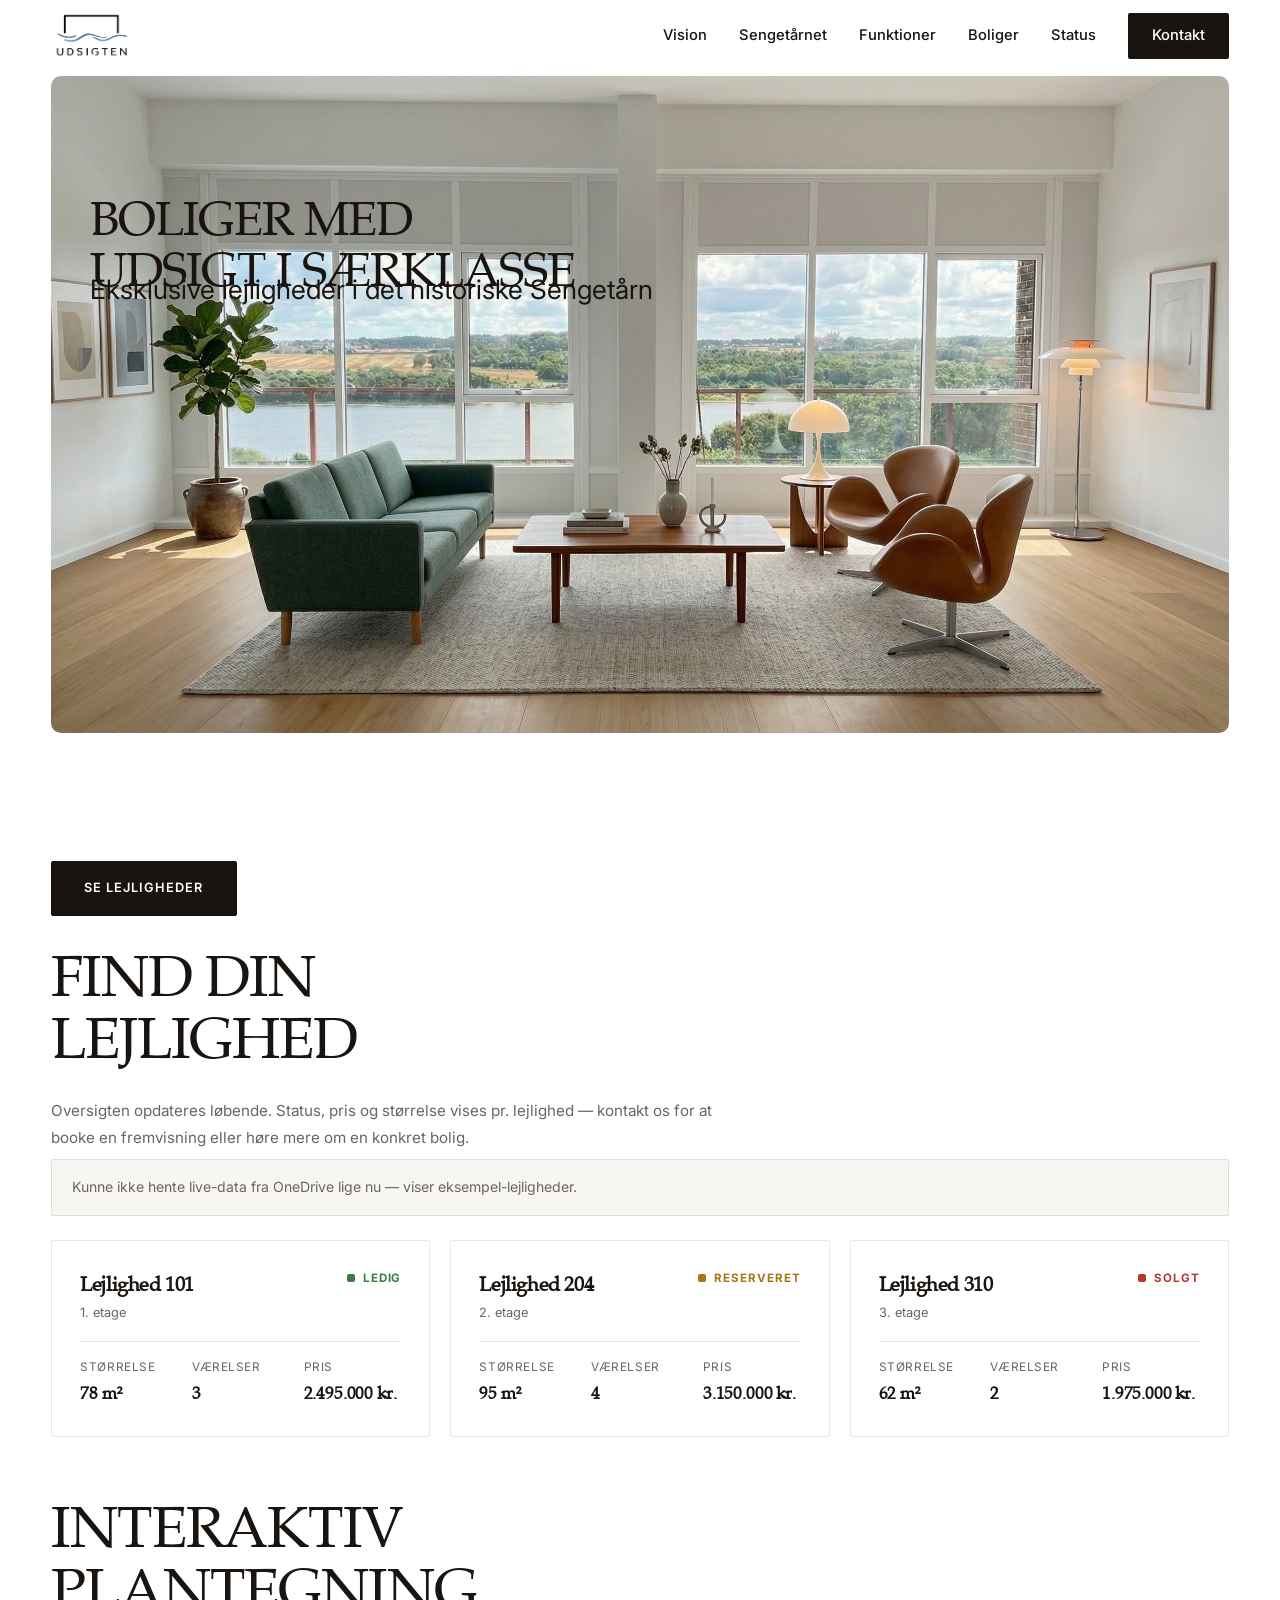
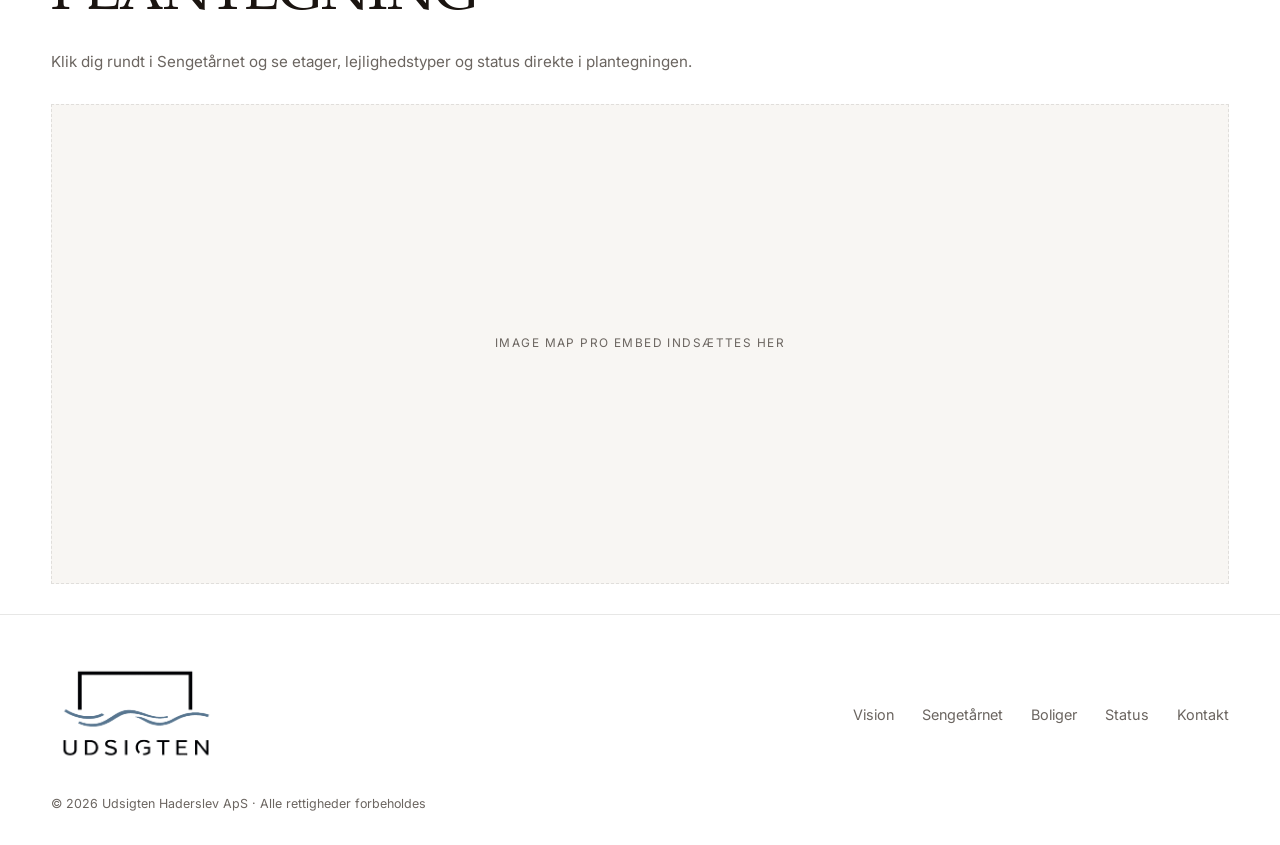
<file: boliger.html>
<!DOCTYPE html>
<html lang="da">
<head>
<meta charset="UTF-8">
<meta name="viewport" content="width=device-width, initial-scale=1.0">
<title>Boliger — Udsigten Haderslev</title>
<link rel="preconnect" href="https://fonts.googleapis.com">
<link href="https://fonts.googleapis.com/css2?family=Inter:wght@300;400;500;600;700&family=Playfair+Display:wght@700;800;900&display=swap" rel="stylesheet">
<link rel="stylesheet" href="style.css">
</head>
<body>

<!-- NAV -->
<header class="site-header" id="header">
  <div class="container header-inner">
    <a href="index.html" class="logo">
      <img src="images/UDSIGTEN_front_lightblue_04.png" alt="Udsigten Haderslev logo" class="logo-img">
    </a>
    <nav class="main-nav" id="mainNav">
      <a href="index.html#vision">Vision</a>
      <a href="index.html#sengetaarnet">Sengetårnet</a>
      <a href="index.html#spa">Funktioner</a>
      <a href="boliger.html">Boliger</a>
      <a href="index.html#status">Status</a>
      <a href="index.html#kontakt" class="nav-cta">Kontakt</a>
    </nav>
    <button class="nav-toggle" id="navToggle" aria-label="Menu">
      <span class="nav-toggle-bar"></span>
      <span class="nav-toggle-bar"></span>
      <span class="nav-toggle-bar"></span>
    </button>
  </div>
</header>

<!-- HERO -->
<section class="hero page-hero">
  <img src="images/lejligheder_02.jpg" alt="Lejlighed i Sengetårnet med udsigt over Haderslev Dam" class="hero-bg">
  <div class="hero-overlay"></div>
  <div class="hero-content">
    <h1>BOLIGER MED<br>UDSIGT I SÆRKLASSE</h1>
    <p class="hero-sub">Eksklusive lejligheder i det historiske Sengetårn</p>
    <p class="hero-lead">Sengetårnet transformeres til moderne lejligheder med bevaret arkitektur og panoramaudsigt over Haderslev Dam. Find din lejlighed i oversigten nedenfor.</p>
    <div class="hero-actions">
      <a href="#oversigt" class="btn">Se lejligheder</a>
      <a href="index.html" class="btn btn-outline">← Til forsiden</a>
    </div>
  </div>
</section>

<!-- OVERSIGT -->
<section class="section" id="oversigt">
  <div class="container">
    <h2 class="reveal">FIND DIN<br>LEJLIGHED</h2>
    <p class="section-lead reveal">Oversigten opdateres løbende. Status, pris og størrelse vises pr. lejlighed — kontakt os for at booke en fremvisning eller høre mere om en konkret bolig.</p>
    <div class="lejlighed-status-msg" id="lejlighedStatusMsg" style="display:none;"></div>
    <div class="lejlighed-grid" id="lejlighedGrid"></div>
  </div>
</section>

<!-- PLANTEGNING / IMAGE MAP PRO -->
<section class="section imagemap-card" id="plantegning">
  <div class="container">
    <h2 class="reveal">INTERAKTIV<br>PLANTEGNING</h2>
    <p class="reveal">Klik dig rundt i Sengetårnet og se etager, lejlighedstyper og status direkte i plantegningen.</p>
    <div class="imagemap-container reveal" id="imagemap-container">
      <span>Image Map Pro embed indsættes her</span>
    </div>
  </div>
</section>

<!-- FOOTER -->
<footer class="site-footer">
  <div class="container">
    <div class="footer-inner">
      <a href="index.html" class="logo">
        <img src="images/UDSIGTEN_front_lightblue_04.png" alt="Udsigten Haderslev logo" class="logo-img">
      </a>
      <nav class="footer-nav">
        <a href="index.html#vision">Vision</a>
        <a href="index.html#sengetaarnet">Sengetårnet</a>
        <a href="boliger.html">Boliger</a>
        <a href="index.html#status">Status</a>
        <a href="index.html#kontakt">Kontakt</a>
      </nav>
    </div>
    <p class="footer-copy">© 2026 Udsigten Haderslev ApS · Alle rettigheder forbeholdes</p>
  </div>
</footer>

<script>
// Nav scroll
const header = document.getElementById('header');
window.addEventListener('scroll', () => {
  header.classList.toggle('scrolled', scrollY > 50);
}, {passive: true});

// Mobile nav toggle
document.getElementById('navToggle').addEventListener('click', () => {
  document.getElementById('mainNav').classList.toggle('open');
});

// Smooth scroll
document.querySelectorAll('a[href^="#"]').forEach(a => {
  a.addEventListener('click', e => {
    const id = a.getAttribute('href');
    if (id === '#') return;
    const el = document.querySelector(id);
    if (el) {
      e.preventDefault();
      window.scrollTo({top: el.getBoundingClientRect().top + scrollY - 80, behavior: 'smooth'});
      document.getElementById('mainNav').classList.remove('open');
    }
  });
});

// Reveal on scroll
const observer = new IntersectionObserver(entries => {
  entries.forEach(e => { if (e.isIntersecting) e.target.classList.add('is-visible'); });
}, {threshold: 0.08});
document.querySelectorAll('.reveal').forEach(el => observer.observe(el));

// ===========================================
// LEJLIGHEDSOVERSIGT — hentes fra OneDrive CSV
// ===========================================

// INDSÆT ONEDRIVE SHARE-LINK HER — skift til: Fil → Del → Kopier link → erstat med download-link
const ONEDRIVE_CSV_URL = "https://onedrive.live.com/download?cid=PLACEHOLDER&resid=PLACEHOLDER&authkey=PLACEHOLDER";

// Eksempel-lejligheder, vises hvis OneDrive-data ikke kan hentes
const FALLBACK_LEJLIGHEDER = [
  { nr: '101', etage: '1', stoerrelse: '78', vaerelser: '3', pris: '2.495.000', status: 'ledig' },
  { nr: '204', etage: '2', stoerrelse: '95', vaerelser: '4', pris: '3.150.000', status: 'reserveret' },
  { nr: '310', etage: '3', stoerrelse: '62', vaerelser: '2', pris: '1.975.000', status: 'solgt' },
];

function parseCSV(text) {
  const lines = text.trim().split(/\r?\n/).filter(l => l.trim().length);
  if (lines.length < 2) return [];

  const headers = lines[0].split(',').map(h => h.trim().toLowerCase());
  const col = (row, ...names) => {
    for (const name of names) {
      const i = headers.indexOf(name);
      if (i !== -1) return (row[i] || '').trim();
    }
    return '';
  };

  return lines.slice(1).map(line => {
    const row = line.split(',');
    return {
      nr: col(row, 'lejlighed', 'lejlighedsnummer', 'nr'),
      etage: col(row, 'etage'),
      stoerrelse: col(row, 'størrelse', 'storrelse', 'm2', 'størrelse m²'),
      vaerelser: col(row, 'værelser', 'vaerelser'),
      pris: col(row, 'pris'),
      status: col(row, 'status').toLowerCase(),
    };
  }).filter(l => l.nr);
}

function statusInfo(status) {
  if (status === 'ledig') return { className: 'status-ledig', label: 'Ledig' };
  if (status === 'reserveret') return { className: 'status-reserveret', label: 'Reserveret' };
  if (status === 'solgt') return { className: 'status-solgt', label: 'Solgt' };
  return { className: 'status-ledig', label: status || 'Ukendt' };
}

function renderLejligheder(lejligheder) {
  const grid = document.getElementById('lejlighedGrid');
  grid.innerHTML = lejligheder.map(l => {
    const s = statusInfo(l.status);
    return `
      <div class="lejlighed-card">
        <div class="lejlighed-head">
          <div>
            <span class="lejlighed-nr">Lejlighed ${l.nr}</span>
            <span class="lejlighed-etage">${l.etage}. etage</span>
          </div>
          <span class="lejlighed-status ${s.className}"><span class="status-dot"></span>${s.label}</span>
        </div>
        <div class="lejlighed-details">
          <div>Størrelse<strong>${l.stoerrelse} m²</strong></div>
          <div>Værelser<strong>${l.vaerelser}</strong></div>
          <div>Pris<strong>${l.pris} kr.</strong></div>
        </div>
      </div>
    `;
  }).join('');
}

function showStatusMsg(text) {
  const msg = document.getElementById('lejlighedStatusMsg');
  msg.textContent = text;
  msg.style.display = 'block';
}

function loadLejligheder() {
  fetch(ONEDRIVE_CSV_URL)
    .then(res => {
      if (!res.ok) throw new Error('Netværksfejl ved hentning af data');
      return res.text();
    })
    .then(text => {
      const lejligheder = parseCSV(text);
      if (!lejligheder.length) throw new Error('Ingen lejligheder fundet i data');
      renderLejligheder(lejligheder);
    })
    .catch(() => {
      showStatusMsg('Kunne ikke hente live-data fra OneDrive lige nu — viser eksempel-lejligheder.');
      renderLejligheder(FALLBACK_LEJLIGHEDER);
    });
}

loadLejligheder();
</script>
</body>
</html>
</file>
<file: style.css>
@font-face {
  font-family: 'Palatino';
  src: url('fonts/palr45w.ttf') format('truetype');
  font-weight: normal;
  font-style: normal;
}

/* ============================================
   UDSIGTEN HADERSLEV — 2026
   Hvid baggrund · Palatino · Terracotta
   ============================================ */

*, *::before, *::after {
  margin: 0;
  padding: 0;
  box-sizing: border-box;
}

:root {
  --bg:        #ffffff;
  --bg-light:  #f8f6f3;
  --text:      #1a1410;
  --muted:     #6b6560;
  --accent:    #8B5E3C;
  --color-boliger: #859B77;
  --color-hotel:   #B88360;
  --color-spa:     #8CD6F6;
  --line:      rgba(26, 20, 16, 0.10);
  --content-width: 1300px;
  --gutter:    clamp(24px, 4vw, 60px);
  --section-pad: clamp(16px, 2.5vw, 30px);
}

/* ========== BASE ========== */
html {
  scroll-behavior: smooth;
  -webkit-font-smoothing: antialiased;
  overflow-x: hidden;
}

body {
  font-family: 'Inter', system-ui, sans-serif;
  background: var(--bg);
  color: var(--text);
  line-height: 1.6;
  overflow-x: hidden;
}

a {
  color: inherit;
  text-decoration: none;
}

img {
  display: block;
  max-width: 100%;
}

ul { list-style: none; }

.container {
  width: 100%;
  max-width: var(--content-width);
  margin: 0 auto;
  padding: 0 var(--gutter);
}

/* ========== TYPOGRAPHY ========== */
h1, h2, h3 {
  font-family: 'Palatino', serif;
  font-weight: normal;
  letter-spacing: -0.02em;
  line-height: 1.08;
  color: var(--text);
}

h1 { font-size: clamp(2.6rem, 8vw, 6rem); }

h2 {
  font-size: clamp(2rem, 4.6vw, 3.6rem);
  margin-bottom: 28px;
}

/* Sektionsfarver fra tværsnittet */
.section-block {
  border-left: 8px solid var(--accent);
  padding-left: 24px;
}

#boliger .section-block { border-left-color: var(--color-boliger); }
#hotel .section-block,
#restaurant .section-block { border-left-color: var(--color-hotel); }
#spa .section-block,
#svommehal .section-block { border-left-color: var(--color-spa); }

h3 {
  font-size: clamp(1.2rem, 1.8vw, 1.5rem);
  margin-bottom: 10px;
}

p {
  color: var(--muted);
  font-size: clamp(0.95rem, 1.1vw, 1.05rem);
  line-height: 1.75;
}

/* ========== REVEAL ========== */
.reveal {
  opacity: 0;
  transform: translateY(28px);
  transition: opacity 0.8s ease, transform 0.8s ease;
}

.reveal.is-visible {
  opacity: 1;
  transform: translateY(0);
}

/* ========== BUTTONS ========== */
.btn {
  display: inline-flex;
  align-items: center;
  justify-content: center;
  gap: 8px;
  padding: 16px 32px;
  background: var(--text);
  color: #fff;
  font-family: 'Inter', sans-serif;
  font-weight: 600;
  font-size: 0.8rem;
  letter-spacing: 0.08em;
  text-transform: uppercase;
  border: 1px solid var(--text);
  border-radius: 2px;
  cursor: pointer;
  transition: background 0.25s ease, color 0.25s ease, border-color 0.25s ease;
}

.btn:hover {
  background: var(--accent);
  border-color: var(--accent);
}

.btn-outline {
  background: transparent;
  color: #fff;
  border-color: rgba(255, 255, 255, 0.55);
}

.btn-outline:hover {
  background: #fff;
  color: var(--text);
  border-color: #fff;
}

/* ========== NAV ========== */
.site-header {
  position: fixed;
  top: 0;
  left: 0;
  width: 100%;
  z-index: 999;
  background: var(--bg);
  border-bottom: 1px solid transparent;
  padding: 12px 0;
  transition: padding 0.3s ease, border-color 0.3s ease, box-shadow 0.3s ease;
}

.site-header.scrolled {
  padding: 8px 0;
  border-bottom-color: var(--line);
  box-shadow: 0 2px 16px rgba(26, 20, 16, 0.04);
}

.header-inner {
  display: flex;
  justify-content: space-between;
  align-items: center;
}

.logo {
  display: flex;
  align-items: center;
}

.logo-img {
  height: 100px;
  width: auto;
  display: block;
}

.header-inner .logo-img {
  height: 48px;
}

.main-nav {
  display: flex;
  align-items: center;
  gap: 32px;
}

.main-nav a {
  font-size: 0.92rem;
  font-weight: 500;
  color: var(--text);
  padding: 4px 0;
  position: relative;
  transition: color 0.2s ease;
}

.main-nav a::after {
  content: "";
  position: absolute;
  left: 0;
  bottom: -2px;
  height: 1px;
  width: 0%;
  background: var(--accent);
  transition: width 0.25s ease;
}

.main-nav a:hover::after { width: 100%; }

.nav-cta {
  background: var(--text);
  color: #fff !important;
  padding: 11px 24px !important;
  border-radius: 2px;
  transition: background 0.25s ease;
}

.nav-cta:hover { background: var(--accent); }
.nav-cta::after { display: none !important; }

.nav-toggle {
  display: none;
  flex-direction: column;
  justify-content: center;
  gap: 5px;
  width: 28px;
  height: 28px;
  background: none;
  border: none;
  cursor: pointer;
}

.nav-toggle-bar {
  width: 100%;
  height: 2px;
  background: var(--text);
}

/* ========== HERO ========== */
.hero {
  position: relative;
  max-width: var(--content-width);
  margin: 76px auto 0; /* clears fixed header (12px top-padding + 48px logo + 12px bottom-padding = 72px) + 4px buffer */
  padding: 0 var(--gutter);
}

.hero-media {
  position: relative;
}

.hero-bg {
  display: block;
  width: 100%;
  height: auto;
  object-fit: contain;
  border-radius: 10px;
}

.hero-content {
  color: var(--text);
  text-align: left;
}

.hero-content h1 {
  position: absolute;
  left: calc(var(--gutter) + clamp(20px, 3vw, 48px));
  top: 14%;
  font-size: clamp(1.3rem, 4vw, 3rem); /* 50% of global h1 clamp(2.6rem, 8vw, 6rem) */
  color: var(--text);
  border-left: none;
  padding-left: 0;
  margin-bottom: 0;
}

.hero-sub {
  position: absolute;
  left: calc(var(--gutter) + clamp(20px, 3vw, 48px));
  top: 22.6%; /* uændret visuel position: målt til .hero-content top 12% + h1-flow-højde + 18px margin, ved 1600px referencebredde */
  color: var(--text);
  font-size: clamp(1.3rem, 2.08vw, 1.82rem); /* 30% større end tidligere clamp(1rem, 1.6vw, 1.4rem) */
  font-weight: 400;
}

.hero-lead {
  margin-top: 16px;
  max-width: 540px;
  color: rgba(255, 255, 255, 0.78);
}

.hero-actions {
  display: flex;
  flex-wrap: wrap;
  gap: 16px;
  margin-top: 32px;
}

/* ========== HERO SIGNUP ========== */
.hero-signup {
  position: absolute;
  bottom: calc(var(--gutter) + clamp(16px, 2vw, 24px));
  right: calc(var(--gutter) + clamp(16px, 2vw, 24px));
  display: flex;
  align-items: center;
  background: rgba(255, 255, 255, 0.85);
  backdrop-filter: blur(6px);
  -webkit-backdrop-filter: blur(6px);
  border-radius: 50px;
  padding: 6px;
  box-shadow: 0 4px 20px rgba(26, 20, 16, 0.10);
  width: min(320px, calc(100% - 2 * (var(--gutter) + clamp(16px, 2vw, 24px))));
  animation: hero-signup-pulse 2s ease-in-out infinite;
}

.hero-signup-icon {
  width: 40px;
  height: 40px;
  border-radius: 50%;
  background: rgba(26, 20, 16, 0.06);
  display: flex;
  align-items: center;
  justify-content: center;
  flex-shrink: 0;
  color: var(--text);
}

.hero-signup-input {
  flex: 1;
  border: none;
  background: transparent;
  font-family: 'Inter', sans-serif;
  font-size: 0.95rem;
  color: var(--text);
  padding: 0 14px;
  outline: none;
  min-width: 0;
}

.hero-signup-input::placeholder {
  font-weight: 700;
  color: rgba(26, 20, 16, 0.45);
}

.hero-signup-send {
  width: 0;
  height: 40px;
  border-radius: 50%;
  background: var(--accent);
  border: none;
  display: flex;
  align-items: center;
  justify-content: center;
  flex-shrink: 0;
  color: #fff;
  cursor: pointer;
  opacity: 0;
  overflow: hidden;
  padding: 0;
  transform: scale(0.85);
  transition: width 0.25s ease, opacity 0.2s ease, transform 0.2s ease, margin-left 0.25s ease;
}

.hero-signup-send.is-visible {
  width: 40px;
  opacity: 1;
  transform: scale(1);
  margin-left: 6px;
}

.hero-signup-send svg {
  flex-shrink: 0;
}

.hero-signup-disclaimer {
  margin: 8px 0 0;
  padding-right: calc(var(--gutter) + clamp(16px, 2vw, 24px));
  text-align: right;
  font-size: 11px;
  color: rgba(26, 20, 16, 0.45);
}

@keyframes hero-signup-pulse {
  0%, 100% {
    box-shadow: 0 0 0 3px rgba(37, 99, 235, 0.6);
  }
  50% {
    box-shadow: 0 0 0 3px rgba(37, 99, 235, 0.15);
  }
}

/* ========== VISION PITCH BOX ========== */
/* Outer: mirrors .hero exactly — same max-width, margin, gutter */
.vision-pitch {
  max-width: var(--content-width);
  margin: 35px auto;
  padding: 0 var(--gutter);
}

/* Inner box: width:100% of section content = same visual width as .hero-bg */
.vision-pitch-box {
  background: #7A3300;
  border-radius: 14px;
  padding: 35px var(--gutter);
}

.vision-pitch-inner {
  text-align: center;
}

.vision-pitch-logo-wrap {
  display: flex;
  justify-content: flex-end;
  margin-bottom: 32px;
}

.vision-pitch-logo {
  height: 48px;
  width: auto;
}

.vision-pitch h2 {
  color: #fff;
  margin-bottom: 28px;
}

.vision-pitch p {
  color: rgba(255, 255, 255, 0.88);
  max-width: 700px;
  margin: 0 auto 20px;
  font-size: clamp(1rem, 1.3vw, 1.15rem);
}

.vision-pitch p:last-child { margin-bottom: 0; }

@media (max-width: 768px) {
  .vision-pitch { margin-top: 20px; margin-bottom: 20px; }
  .vision-pitch-box { padding: 24px var(--gutter); }
  .vision-pitch-logo { height: 36px; }
}

/* ========== FARVEDE SEKTIONSBOKSE (skillerum mellem hovedafsnit) ========== */
/* Fuldbredde (= content-width, som hero) farvet band før hvert hovedafsnit.
   Hård, lige kant (solid farve, ingen gradient, ingen buet clip-path).
   Bruger kategorifarve-variablerne, så farve = altid samme kilde som streger. */
.section-divider {
  max-width: var(--content-width);
  margin: var(--section-pad) auto;
  padding: 0 var(--gutter);
}

.section-divider-inner {
  width: 100%;
  padding: clamp(32px, 4.5vw, 56px) var(--gutter);
  border-radius: 14px; /* matcher vision-boksen, jf. DECISIONS punkt 12 */
  text-align: center;
}

.section-divider h2 {
  color: #fff;
  text-transform: uppercase;
  font-size: clamp(1.8rem, 3.5vw, 2.8rem);
  margin-bottom: 12px;
}

.section-divider p {
  color: rgba(255, 255, 255, 0.9);
  max-width: 720px;
  margin: 0 auto;
  font-size: clamp(1rem, 1.3vw, 1.15rem);
}

.divider-boliger .section-divider-inner { background: var(--color-boliger); }
.divider-hotel   .section-divider-inner { background: var(--color-hotel); }
.divider-spa     .section-divider-inner { background: var(--color-spa); }

/* ========== SECTION BASE ========== */
.section { padding: var(--section-pad) 0; }

.section-lead {
  max-width: 680px;
  margin-bottom: 8px;
}

/* ========== EVENT (Arkitekturens Dag) ========== */
.event-section .section-block p + p {
  margin-top: 12px;
}

.event-highlight {
  text-decoration: underline;
  text-decoration-color: var(--accent);
  text-underline-offset: 3px;
}

.event-gallery {
  display: flex;
  flex-direction: column;
  gap: 16px;
  margin-top: 24px;
}

.event-gallery img {
  display: block;
  width: 100%;
  height: auto;
  border-radius: 8px;
}

.event-cover {
  position: relative;
  margin-top: 16px;
}

.event-cover-img {
  display: block;
  width: 100%;
  height: auto;
  border-radius: 8px;
}

.event-foldout {
  margin-top: 32px;
  padding-left: 24px;
}

.event-foldout-toggle {
  cursor: pointer;
  font-family: inherit;
  font-weight: 700;
  font-size: 0.85rem;
  color: #fff;
  background: var(--accent);
  border: none;
  border-radius: 8px;
  padding: 12px 20px;
}

.event-foldout-toggle:hover {
  background: var(--text);
}

.event-cover-toggle {
  position: absolute;
  left: 24px;
  bottom: 24px;
  padding: 18px 32px;
  font-size: 1rem;
  letter-spacing: 0.04em;
  box-shadow: 0 4px 18px rgba(0, 0, 0, 0.4);
}

.event-foldout-close {
  cursor: pointer;
  font-weight: 600;
  color: var(--accent);
  font-size: 0.95rem;
  display: block;
  margin-top: 24px;
  background: none;
  border: none;
  padding: 0;
  font-family: inherit;
}

.event-foldout-content {
  margin-top: 18px;
}

.event-video {
  display: block;
  width: 100%;
  height: auto;
  border-radius: 8px;
  margin-top: 24px;
  background: #000;
}

/* ========== VISION ========== */
.vision-grid {
  display: grid;
  grid-template-columns: 1fr 1fr;
  gap: clamp(32px, 5vw, 90px);
  align-items: center;
}

.vision-text p {
  margin-top: 18px;
  max-width: 480px;
}

.feature-list {
  display: grid;
  grid-template-columns: 1fr 1fr;
  gap: 4px 28px;
  margin-top: 32px;
}

.feature-list li {
  padding: 12px 0;
  border-bottom: 1px solid var(--line);
  font-size: 0.95rem;
  font-weight: 500;
}

.vision-image {
  height: 100%;
  min-height: 460px;
  overflow: hidden;
  border-radius: 8px;
}

.vision-image img {
  width: 100%;
  height: 100%;
  object-fit: cover;
}

/* ========== TVÆRSNIT ALIGNED LAYOUT ========== */
/* Text rows use the same proportions as the colored zones in the image:
   top gap 7%, Boliger 37%, Hotel 20%, Spa 10%, bottom gap 26% */
.tvaersnit-desktop-img {
  display: block;
  margin-top: 32px;
}

.tvaersnit-desktop-img img {
  width: 100%;
  height: auto;
  display: block;
}

.tvaersnit-layout {
  display: none;
}

.tvaersnit-image-col img {
  width: 100%;
  height: auto;
  display: block;
}

.tvaersnit-text {
  display: none;
}

.tvaersnit-block {
  display: flex;
  align-items: center;
}

.category-line {
  border-left: 8px solid;
  padding-left: 24px;
}

.tvaersnit-boliger .category-line { border-left-color: var(--color-boliger); }
.tvaersnit-hotel .category-line { border-left-color: var(--color-hotel); }
.tvaersnit-spa .category-line { border-left-color: var(--color-spa); }

.fullwidth-image {
  margin: var(--section-pad) auto 0;
  width: calc(100% - 2 * var(--gutter));
  max-width: calc(var(--content-width) - 2 * var(--gutter));
  height: clamp(360px, 56vw, 640px);
  overflow: hidden;
  border-radius: 8px;
}

.fullwidth-image img {
  width: 100%;
  height: 100%;
  object-fit: cover;
}

/* ========== SPLIT SEKTIONER (funktioner) ========== */
.split {
  display: grid;
  grid-template-columns: 3fr 2fr;
  gap: clamp(24px, 4vw, 60px);
  max-width: var(--content-width);
  margin: 0 auto;
  padding: var(--section-pad) var(--gutter);
}

.split-reverse { grid-template-columns: 2fr 3fr; }

.split-image {
  display: flex;
  flex-direction: column;
  gap: 16px;
  min-height: 600px;
  height: 100%;
}

.split-image img {
  width: 100%;
  flex: 1;
  min-height: 0;
  object-fit: cover;
  border-radius: 8px;
}

.split-text {
  display: flex;
  flex-direction: column;
  justify-content: center;
  padding: clamp(40px, 6vw, 100px) clamp(40px, 6vw, 100px) clamp(40px, 6vw, 100px) 0;
}

.split-text p {
  margin-top: 18px;
  max-width: 480px;
}

.split-reverse .split-image { order: 2; }
.split-reverse .split-text { order: 1; }

/* ========== PLANTEGNINGER ========== */
/* Samme bredde-formel som .fullwidth-image, så en plantegning der står som
   selvstændigt element (ikke i en .container) matcher bredden af fuldbrede
   billeder i samme sektion. */
.plantegning-block {
  margin: var(--section-pad) auto 0;
  max-width: calc(var(--content-width) - 2 * var(--gutter));
  width: 100%;
}

/* Kun når plantegning-block står selvstændigt direkte i en .section (fx Hotel) —
   ikke når den ligger i en .container (fx Boliger), som allerede har sin egen
   gutter-padding og ellers ville få dobbelt indrykning. */
.section > .plantegning-block {
  width: calc(100% - 2 * var(--gutter));
}

.plantegning {
  display: block;
  width: 100%;
  max-width: 100%;
  height: auto;
  object-fit: contain;
  background: #f8f8f8;
  padding: 24px;
  border-radius: 4px;
}

.plantegning-caption {
  font-size: 0.8rem;
  color: var(--muted);
  text-align: center;
  margin-top: 8px;
  font-style: italic;
}

/* ========== BOLIGER GALLERY ========== */
.gallery-grid {
  display: grid;
  grid-template-columns: repeat(3, 1fr);
  gap: 16px;
  margin: 40px 0 44px;
}

.gallery-item {
  height: 360px;
  overflow: hidden;
  border-radius: 8px;
}

.gallery-item img {
  width: 100%;
  height: 100%;
  object-fit: cover;
}

/* ========== STATUS ========== */
.status { background: var(--bg-light); }

.status-grid {
  display: grid;
  grid-template-columns: 1fr 1fr;
  gap: clamp(32px, 5vw, 80px);
  margin-top: 12px;
}

.status-list li {
  display: flex;
  gap: 14px;
  padding: 14px 0;
  border-bottom: 1px solid var(--line);
  font-size: 0.98rem;
}

.status-list li::before {
  content: "—";
  color: var(--accent);
  font-weight: 700;
  flex-shrink: 0;
}

/* ========== KONTAKT ========== */
.kontakt-grid {
  display: grid;
  grid-template-columns: 1fr 1fr;
  gap: clamp(32px, 5vw, 90px);
  align-items: start;
}

.kontakt-info p { margin-top: 18px; }

.kontakt-info a {
  color: var(--accent);
  font-weight: 600;
}

.kontakt-form {
  display: flex;
  flex-direction: column;
  gap: 16px;
}

.kontakt-form input,
.kontakt-form select,
.kontakt-form textarea {
  width: 100%;
  padding: 16px 18px;
  background: var(--bg);
  border: 1px solid var(--line);
  border-radius: 2px;
  font-family: 'Inter', sans-serif;
  font-size: 0.95rem;
  color: var(--text);
  resize: vertical;
  transition: border-color 0.2s ease;
}

.kontakt-form input:focus,
.kontakt-form select:focus,
.kontakt-form textarea:focus {
  outline: none;
  border-color: var(--accent);
}

.kontakt-form input::placeholder,
.kontakt-form textarea::placeholder { color: var(--muted); }

.kontakt-form select { color: var(--text); }
.kontakt-form select:invalid { color: var(--muted); }

.kontakt-form .btn { align-self: flex-start; }

/* ========== FOOTER ========== */
.site-footer {
  border-top: 1px solid var(--line);
  padding: 50px 0 30px;
}

.footer-inner {
  display: flex;
  justify-content: space-between;
  align-items: center;
  flex-wrap: wrap;
  gap: 24px;
  margin-bottom: 28px;
}

.footer-nav {
  display: flex;
  flex-wrap: wrap;
  gap: 28px;
}

.footer-nav a {
  font-size: 0.9rem;
  color: var(--muted);
  transition: color 0.2s ease;
}

.footer-nav a:hover { color: var(--accent); }

.footer-copy {
  font-size: 0.78rem;
  color: var(--muted);
}

/* ========== LEJLIGHED OVERSIGT (boliger.html) ========== */
.lejlighed-status-msg {
  padding: 16px 20px;
  border: 1px solid var(--line);
  border-radius: 2px;
  background: var(--bg-light);
  color: var(--muted);
  font-size: 0.88rem;
  margin-bottom: 24px;
}

.lejlighed-grid {
  display: grid;
  grid-template-columns: repeat(3, minmax(0, 1fr));
  gap: 20px;
}

.lejlighed-card {
  border: 1px solid var(--line);
  border-radius: 2px;
  padding: clamp(20px, 3vw, 28px);
  transition: border-color 0.2s ease;
}

.lejlighed-card:hover { border-color: var(--accent); }

.lejlighed-head {
  display: flex;
  justify-content: space-between;
  align-items: flex-start;
  margin-bottom: 18px;
}

.lejlighed-nr {
  display: block;
  font-family: 'Palatino', serif;
  font-size: 1.25rem;
  font-weight: 800;
  letter-spacing: -0.02em;
  color: var(--text);
}

.lejlighed-etage {
  display: block;
  margin-top: 2px;
  font-size: 0.8rem;
  color: var(--muted);
}

.lejlighed-status {
  display: inline-flex;
  align-items: center;
  gap: 8px;
  font-size: 0.72rem;
  font-weight: 700;
  letter-spacing: 0.08em;
  text-transform: uppercase;
  white-space: nowrap;
}

.status-dot {
  width: 8px;
  height: 8px;
  border-radius: 2px;
  flex-shrink: 0;
}

.lejlighed-status.status-ledig { color: #3a7d3f; }
.lejlighed-status.status-ledig .status-dot { background: #3a7d3f; }
.lejlighed-status.status-reserveret { color: #a3781a; }
.lejlighed-status.status-reserveret .status-dot { background: #a3781a; }
.lejlighed-status.status-solgt { color: #b03a32; }
.lejlighed-status.status-solgt .status-dot { background: #b03a32; }

.lejlighed-details {
  display: grid;
  grid-template-columns: repeat(3, minmax(0, 1fr));
  gap: 14px;
  border-top: 1px solid var(--line);
  padding-top: 16px;
}

.lejlighed-details div {
  font-size: 0.74rem;
  letter-spacing: 0.05em;
  text-transform: uppercase;
  color: var(--muted);
}

.lejlighed-details strong {
  display: block;
  margin-top: 4px;
  font-family: 'Palatino', serif;
  font-size: 1.05rem;
  font-weight: 800;
  letter-spacing: -0.01em;
  text-transform: none;
  color: var(--text);
}

/* ========== PLANTEGNING / IMAGE MAP (boliger.html) ========== */
.imagemap-card p {
  margin-top: 16px;
  max-width: 660px;
}

.imagemap-container {
  margin-top: 28px;
  min-height: 480px;
  border: 1px dashed var(--line);
  display: flex;
  align-items: center;
  justify-content: center;
  text-align: center;
  padding: 20px;
  background: var(--bg-light);
}

.imagemap-container span {
  font-size: 0.74rem;
  letter-spacing: 0.12em;
  text-transform: uppercase;
  color: var(--muted);
}

/* ========== RESPONSIVE ========== */
@media (max-width: 980px) {
  .vision-grid,
  .split,
  .status-grid,
  .kontakt-grid {
    grid-template-columns: 1fr;
  }

  .vision-image {
    min-height: 360px;
    order: -1;
  }

  .split-image,
  .split-reverse .split-image {
    order: -1;
    min-height: 360px;
  }

  .split-reverse .split-text { order: 2; }

  .gallery-grid { grid-template-columns: repeat(2, 1fr); }
}

@media (max-width: 768px) {
  /* Cover-billedet er et bredt, lavt panorama — på mobil er der for lidt
     højde til at knappen kan ligge ovenpå uden at dække billedet. Den
     lægges derfor under billedet i stedet for, som en almindelig fuldbred knap. */
  .event-cover-toggle {
    position: static;
    display: block;
    width: 100%;
    margin-top: 16px;
    text-align: center;
    box-shadow: none;
  }

  .header-inner .logo-img {
    height: 28px;
  }

  .footer-inner .logo-img {
    height: 50px;
  }

  .hero {
    margin: 56px auto 0; /* clears fixed mobile header (12px top-padding + 28px logo + 12px bottom-padding = 52px) + 4px buffer */
  }

  .hero-content {
    position: absolute;
    top: 20%;
    transform: none;
    text-shadow: 0 2px 10px rgba(255, 255, 255, 0.55);
    left: calc(var(--gutter) + 24px);
    right: calc(var(--gutter) + 24px);
    text-align: center;
  }

  .hero-content h1 {
    position: static;
    top: auto;
    left: auto;
    font-size: clamp(2rem, 4.6vw, 3.6rem); /* matcher VISION-overskriftens (.vision-pitch h2, nedarvet fra base h2) størrelse */
  }

  .hero-sub {
    display: none;
  }

  .main-nav {
    display: none;
    flex-direction: column;
    align-items: flex-start;
    position: absolute;
    top: 100%;
    left: 0;
    right: 0;
    background: var(--bg);
    padding: 24px var(--gutter);
    border-bottom: 1px solid var(--line);
    box-shadow: 0 12px 24px rgba(26, 20, 16, 0.06);
    gap: 18px;
  }

  .main-nav.open { display: flex; }
  .nav-toggle { display: flex; }
  .header-inner { position: relative; }

  .feature-list { grid-template-columns: 1fr; }
  .gallery-grid { grid-template-columns: 1fr; }
  .gallery-item { height: 280px; }
  .lejlighed-grid { grid-template-columns: 1fr; }
  .lejlighed-details { grid-template-columns: repeat(3, 1fr); }

  .tvaersnit-desktop-img { display: none; }

  .tvaersnit-layout {
    display: flex;
    flex-direction: column;
    gap: clamp(24px, 4vw, 60px);
  }

  .tvaersnit-text {
    display: flex;
    flex-direction: column;
    gap: 24px;
  }

  .hero-signup {
    right: auto;
    left: 50%;
    transform: translateX(-50%);
    width: calc(100% - 2 * var(--gutter) - 10px);
  }

  .hero-signup-input {
    font-size: 0.72rem;
  }

  .hero-signup-disclaimer {
    padding-right: 0;
    text-align: center;
  }
}

@media (prefers-reduced-motion: reduce) {
  *, *::before, *::after {
    animation-duration: 0.01ms !important;
    transition-duration: 0.01ms !important;
  }
}
</file>
